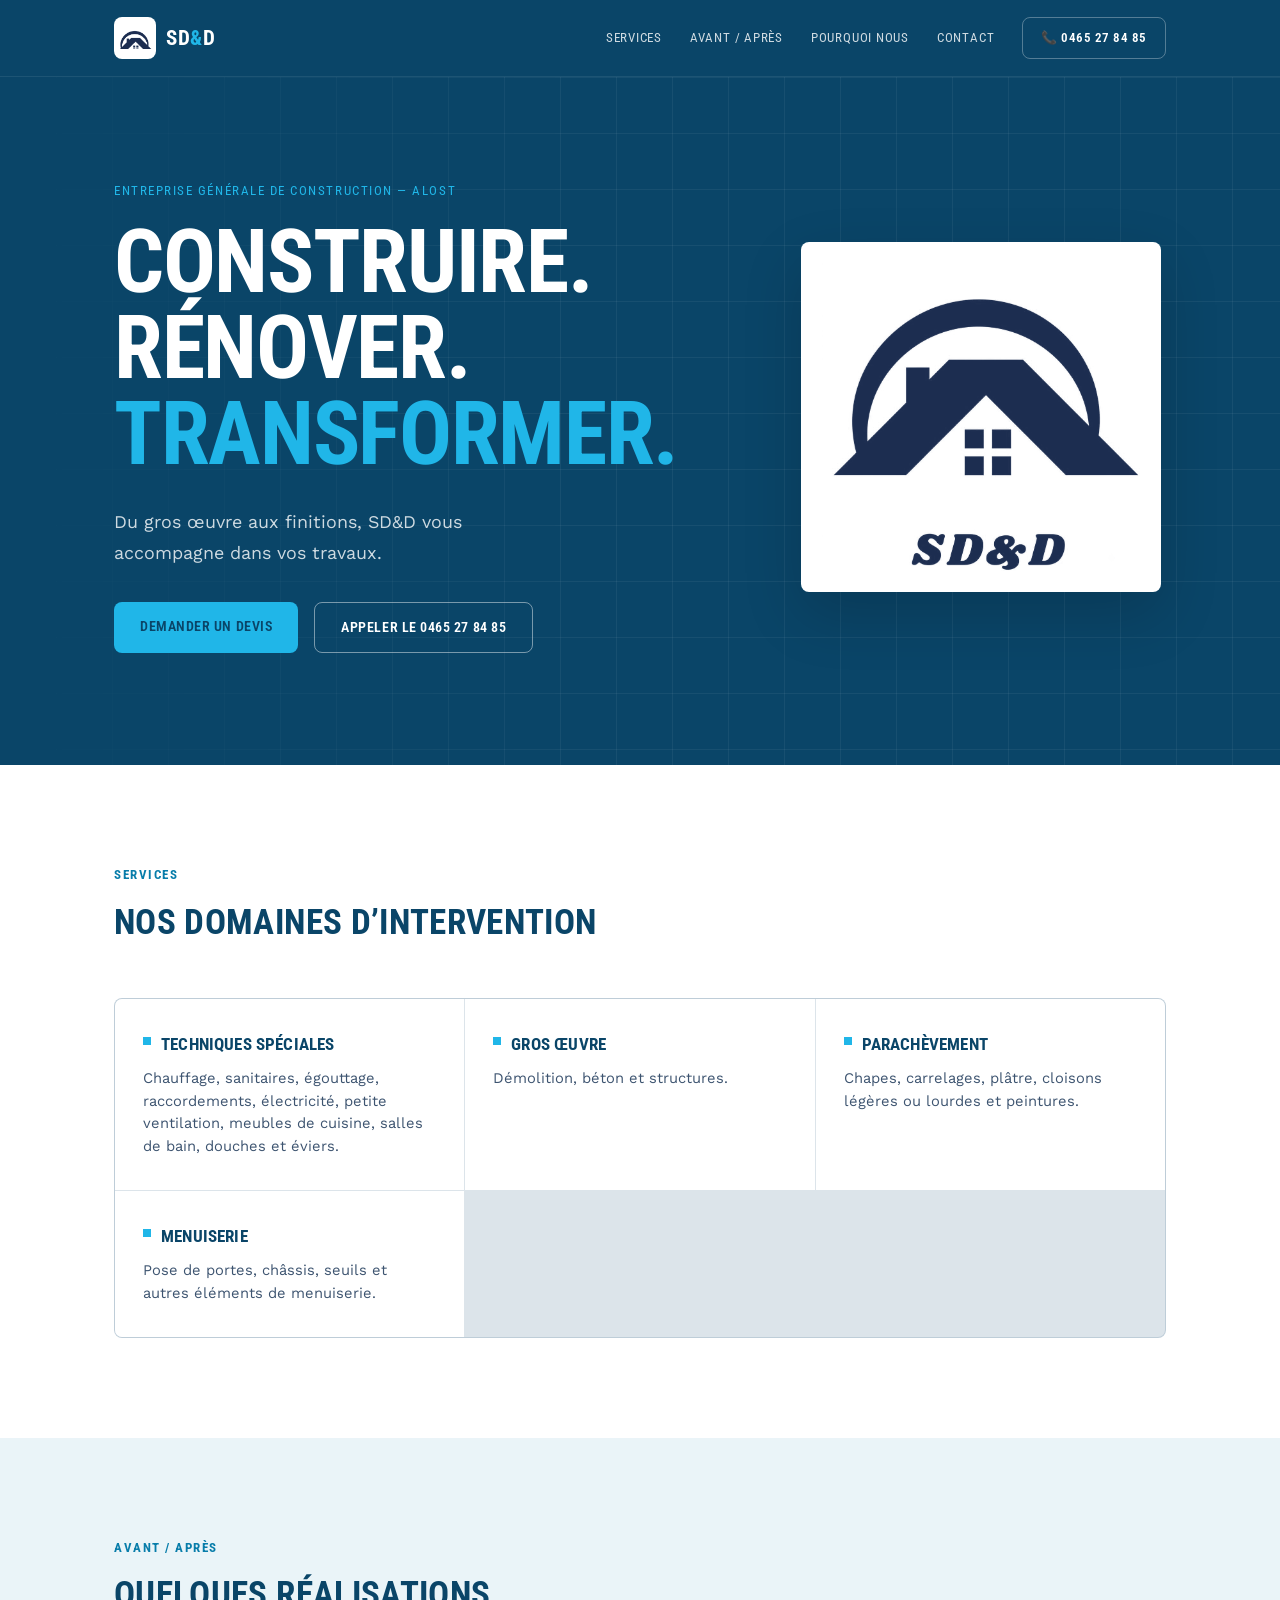
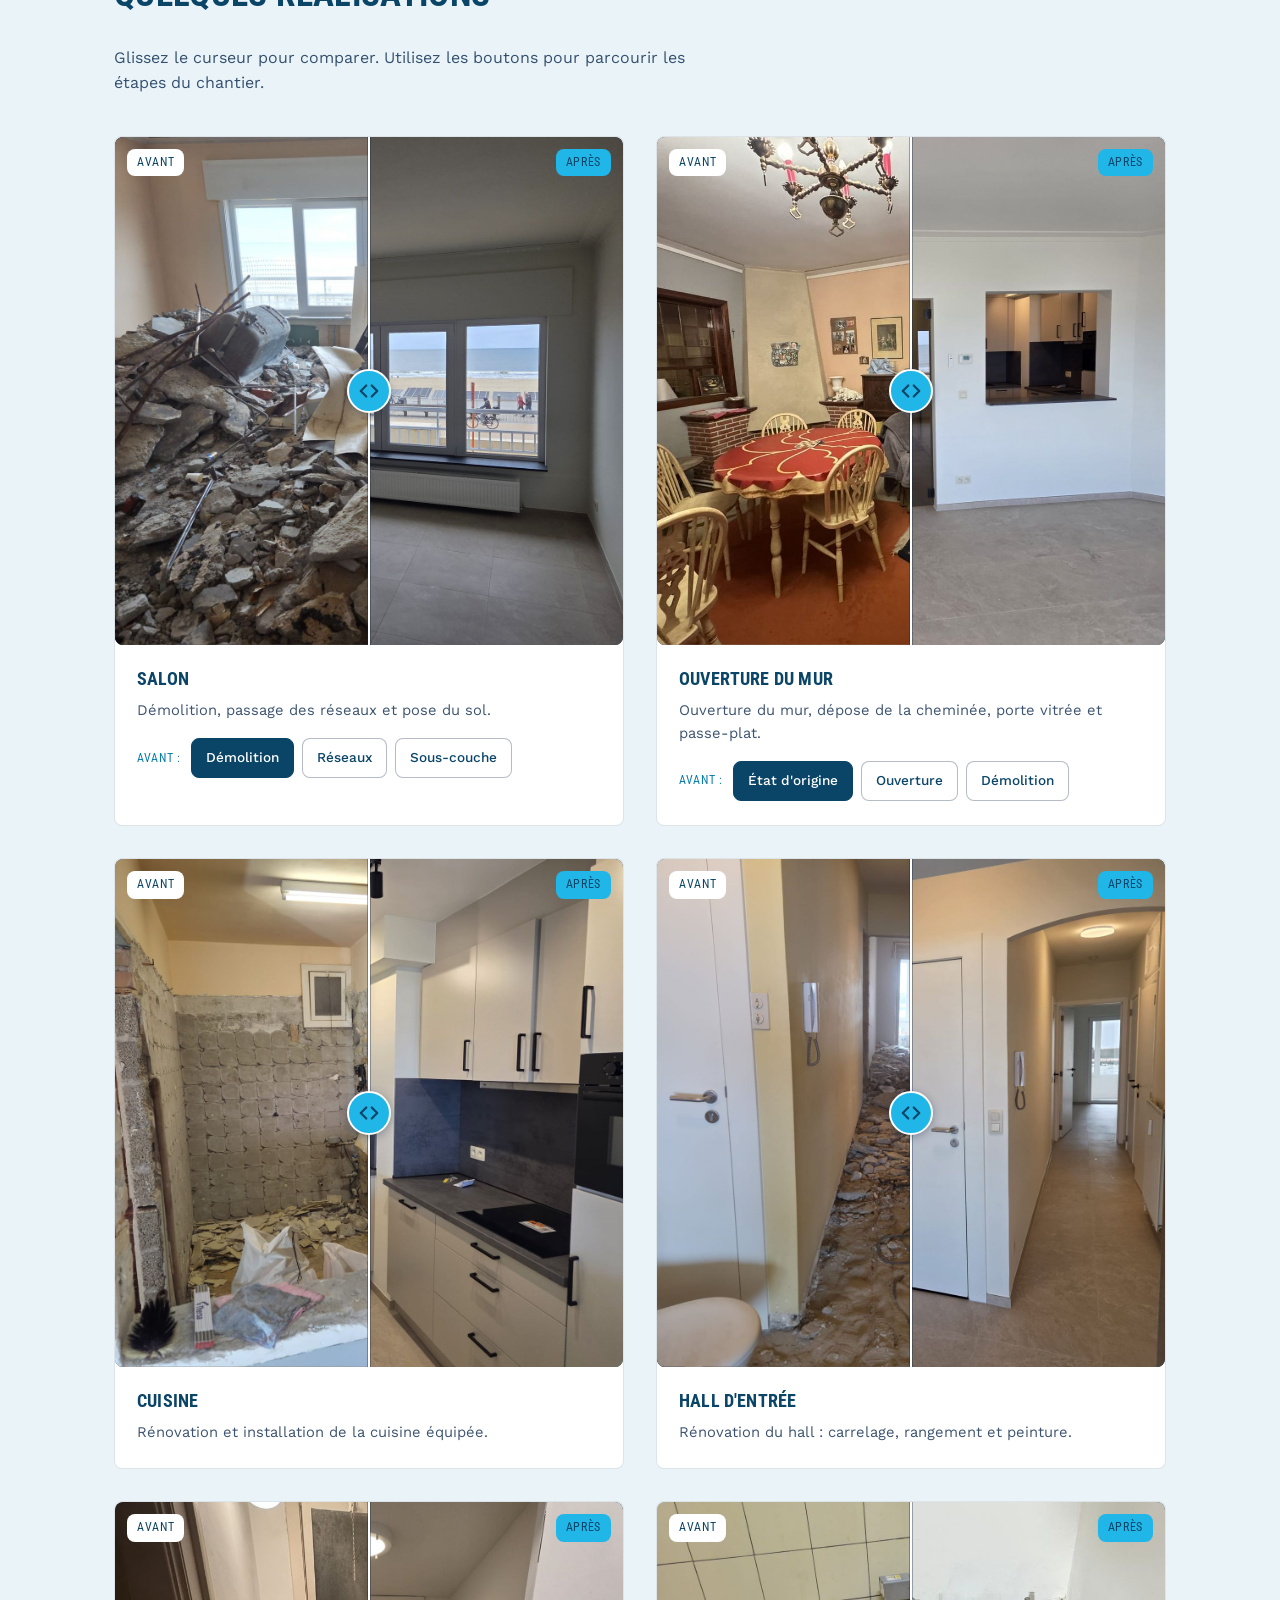
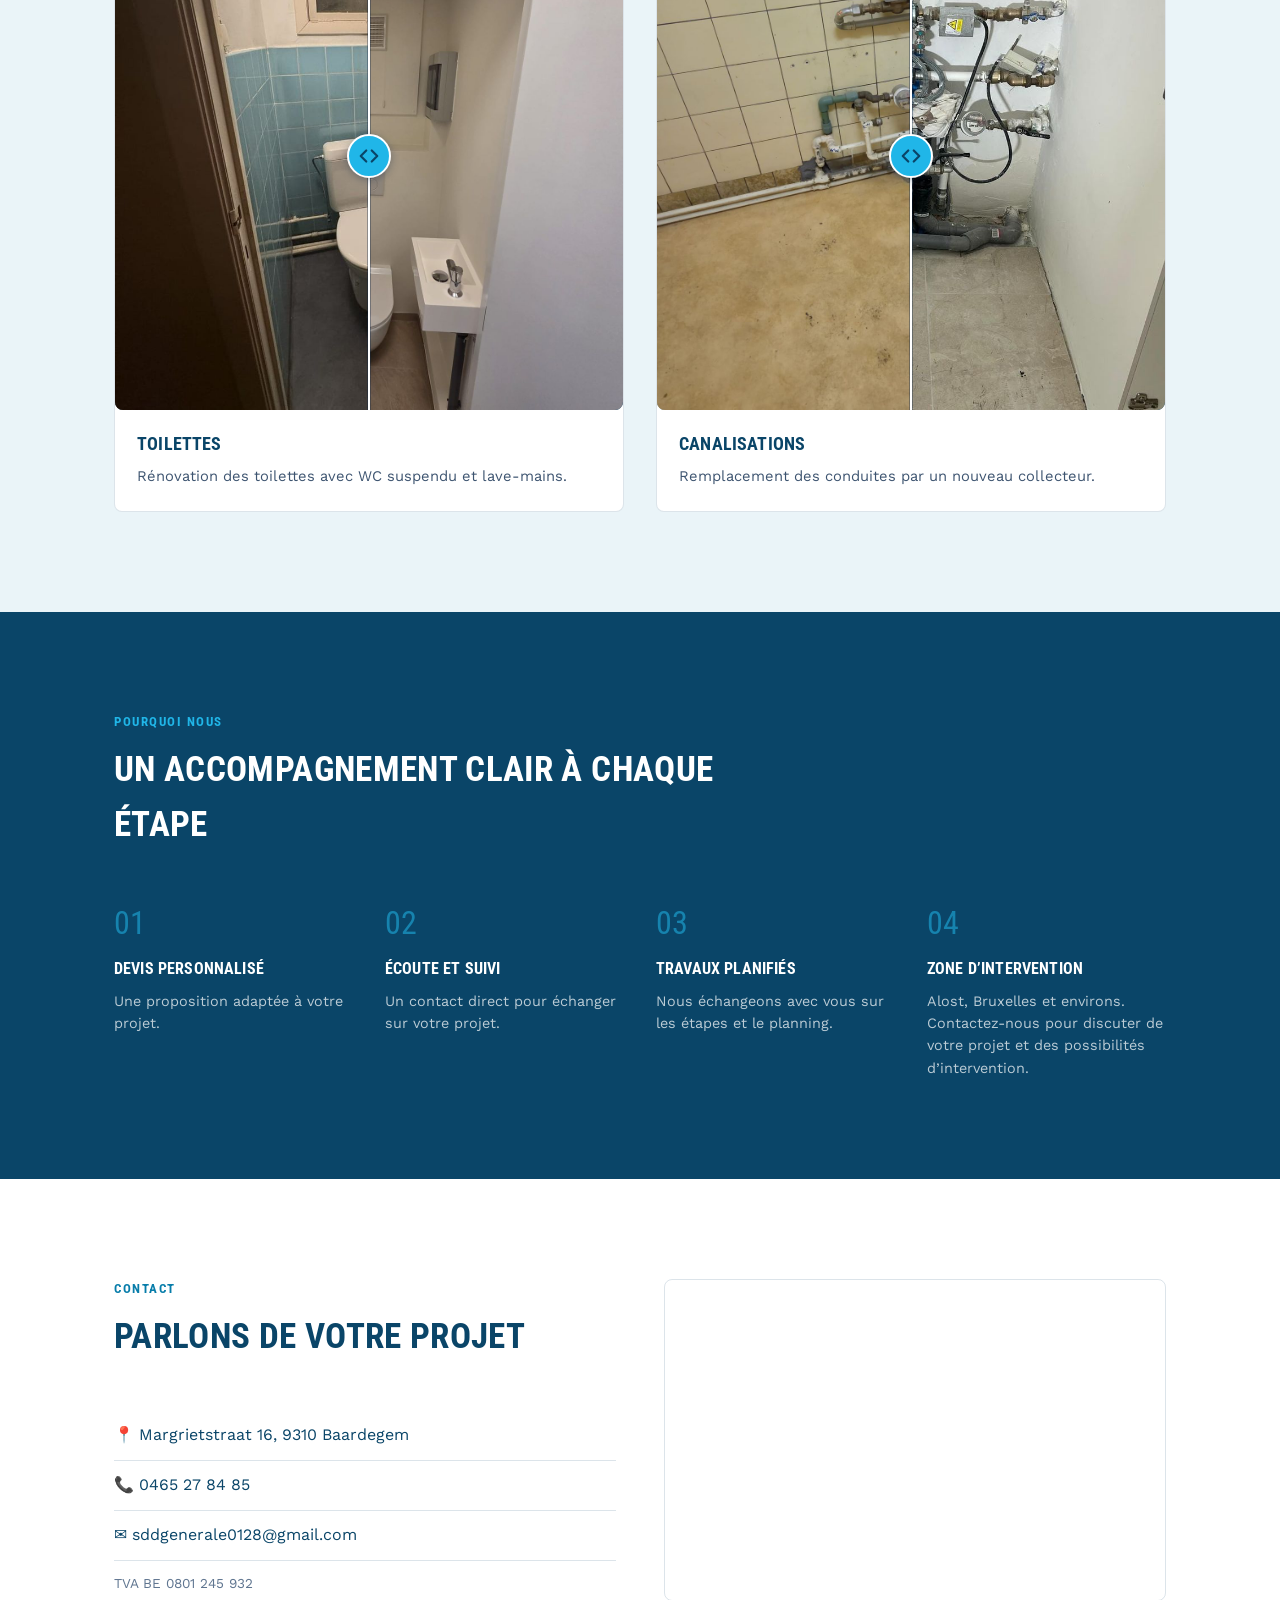
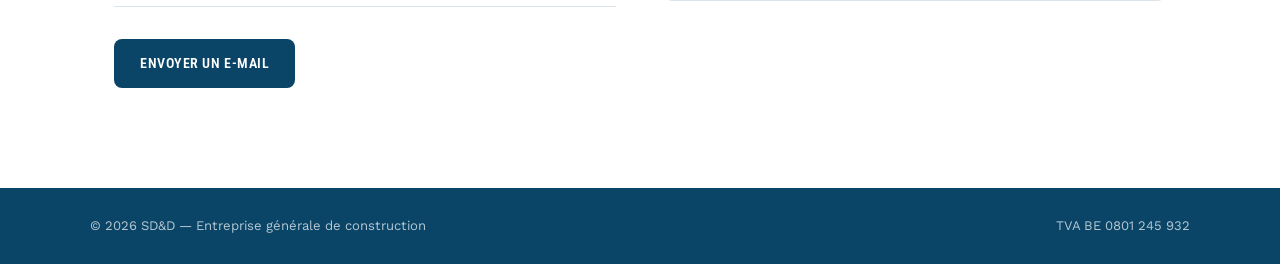
<file: index.html>
<!DOCTYPE html>
<html lang="fr">
<head>
<meta charset="UTF-8">
<meta name="viewport" content="width=device-width, initial-scale=1.0">
<title>SD&D — Entreprise générale de construction</title>
<meta name="description" content="SD&D réalise vos travaux à Alost, Bruxelles et dans les environs : techniques spéciales, gros œuvre, parachèvement et menuiserie.">
<meta name="theme-color" content="#0A4568">
<link rel="preconnect" href="https://fonts.googleapis.com">
<link rel="preconnect" href="https://fonts.gstatic.com" crossorigin>
<link href="https://fonts.googleapis.com/css2?family=Roboto+Condensed:wght@400;500;600;700&family=Work+Sans:wght@400;500;600&display=swap" rel="stylesheet">
<link rel="stylesheet" href="assets/css/style.css?v=rounded-corners-3">
<link rel="canonical" href="https://sdandd.github.io/sdd/">
<script type="application/ld+json">
{
  "@context": "https://schema.org",
  "@type": "GeneralContractor",
  "name": "SD&D",
  "description": "Entreprise générale de construction : techniques spéciales, gros œuvre, parachèvement et menuiserie.",
  "email": "sddgenerale0128@gmail.com",
  "telephone": "+32465278485",
  "vatID": "BE0801245932",
  "address": {
    "@type": "PostalAddress",
    "streetAddress": "Margrietstraat 16",
    "postalCode": "9310",
    "addressLocality": "Baardegem",
    "addressCountry": "BE"
  },
  "areaServed": "Alost, Bruxelles et environs",
  "url": "https://sdandd.github.io/sdd/"
}
</script>
</head>
<body>

<header class="site-header">
  <div class="wrap header-inner">
    <a href="#top" class="logo">
      <img class="logo-mark" src="assets/images/logo-sdd-mark.png" alt="" width="42" height="42">
      <span class="logo-text">SD<span class="amp">&amp;</span>D</span>
    </a>
    <nav class="main-nav" id="main-nav" aria-label="Navigation principale">
      <a href="#services">Services</a>
      <a href="#realisations">Avant / Après</a>
      <a href="#atouts">Pourquoi nous</a>
      <a href="#contact">Contact</a>
    </nav>
    <a href="tel:0465278485" class="btn btn-call header-call" aria-label="Appeler le 0465 27 84 85">
      <span aria-hidden="true">📞</span><span class="call-num"> 0465 27 84 85</span>
    </a>
    <button type="button" class="nav-toggle" aria-expanded="false" aria-controls="main-nav" aria-label="Ouvrir le menu">
      <span></span><span></span><span></span>
      <span class="nav-toggle-label">Menu</span>
    </button>
  </div>
</header>

<main id="top">

  <section class="hero">
    <div class="wrap hero-inner">
      <div class="hero-copy">
        <p class="eyebrow">Entreprise générale de construction <span>— Alost</span></p>
        <h1>Construire.<br>Rénover.<br><span>Transformer.</span></h1>
        <p class="hero-text">Du gros œuvre aux finitions, SD&amp;D vous accompagne dans vos travaux.</p>
        <div class="hero-actions">
          <a href="mailto:sddgenerale0128@gmail.com?subject=Demande%20de%20devis" class="btn btn-primary">Demander un devis</a>
          <a href="tel:0465278485" class="btn btn-ghost">Appeler le 0465 27 84 85</a>
        </div>
      </div>
      <div class="hero-brand" aria-hidden="true">
        <img src="assets/images/logo-sdd.png" alt="">
      </div>
    </div>
    <div class="blueprint-grid" aria-hidden="true"></div>
  </section>

  <section id="services" class="services">
    <div class="wrap">
      <h2 class="section-title"><span class="tag">Services</span>Nos domaines d’intervention</h2>
      <div class="service-grid">
        <article class="service-card">
          <h3>Techniques spéciales</h3>
          <p>Chauffage, sanitaires, égouttage, raccordements, électricité, petite ventilation, meubles de cuisine, salles de bain, douches et éviers.</p>
        </article>
        <article class="service-card">
          <h3>Gros œuvre</h3>
          <p>Démolition, béton et structures.</p>
        </article>
        <article class="service-card">
          <h3>Parachèvement</h3>
          <p>Chapes, carrelages, plâtre, cloisons légères ou lourdes et peintures.</p>
        </article>
        <article class="service-card">
          <h3>Menuiserie</h3>
          <p>Pose de portes, châssis, seuils et autres éléments de menuiserie.</p>
        </article>
      </div>
    </div>
  </section>

  <!-- ============================================================
       AVANT / APRÈS
       Pour ajouter un chantier : copier un bloc <article class="project">,
       changer les noms d'images (dossier assets/images/) et les textes.
       ============================================================ -->
  <section id="realisations" class="realisations">
    <div class="wrap">
      <h2 class="section-title"><span class="tag">Avant / Après</span>Quelques réalisations</h2>
      <p class="section-intro">Glissez le curseur pour comparer. Utilisez les boutons pour parcourir les étapes du chantier.</p>

      <div class="project-grid">

        <!-- 1. SALON : 3 états avant + résultat -->
        <article class="project">
          <div class="ba" data-ba>
            <img class="ba-img" src="assets/images/salon-ap.jpg" loading="lazy" alt="Salon terminé : carrelage clair, murs blancs et grande baie vitrée avec vue sur la mer">
            <div class="ba-before">
              <img class="ba-img is-active" src="assets/images/salon-av3.jpg" loading="lazy" alt="Salon en démolition : gravats et anciennes menuiseries entassés devant la fenêtre">
              <img class="ba-img" src="assets/images/salon-av2.jpg" loading="lazy" alt="Sol du salon dégagé, avec tuyaux d'eau et gaines électriques posés à même la dalle">
              <img class="ba-img" src="assets/images/salon-av1.jpg" loading="lazy" alt="Sol du salon recouvert d'une sous-couche acoustique verte">
            </div>
            <span class="ba-badge ba-badge-before">Avant</span>
            <span class="ba-badge ba-badge-after">Après</span>
            <div class="ba-handle" role="slider" tabindex="0" aria-label="Curseur avant / après" aria-valuemin="0" aria-valuemax="100" aria-valuenow="50">
              <span class="ba-knob"><svg viewBox="0 0 24 24" width="22" height="22" aria-hidden="true"><path d="M9 6l-6 6 6 6M15 6l6 6-6 6" fill="none" stroke="currentColor" stroke-width="2.4" stroke-linecap="round" stroke-linejoin="round"/></svg></span>
            </div>
          </div>
          <div class="project-body">
            <h3>Salon</h3>
            <p>Démolition, passage des réseaux et pose du sol.</p>
            <div class="stages" role="group" aria-label="Choisir l'état de départ du salon">
              <span class="stages-label">Avant :</span>
              <button type="button" class="stage-btn is-active" aria-pressed="true">Démolition</button>
              <button type="button" class="stage-btn" aria-pressed="false">Réseaux</button>
              <button type="button" class="stage-btn" aria-pressed="false">Sous-couche</button>
            </div>
          </div>
        </article>

        <!-- 2. MUR / OUVERTURE : 3 états avant + résultat -->
        <article class="project">
          <div class="ba" data-ba>
            <img class="ba-img" src="assets/images/mur-ap.jpg" loading="lazy" alt="Séjour terminé avec une double porte vitrée fumée vers l'entrée et un passe-plat sur la cuisine">
            <div class="ba-before">
              <img class="ba-img is-active" src="assets/images/mur-av3.jpg" loading="lazy" alt="Ancien salon meublé, avec cheminée en briques et fenêtre vitrée vers la cuisine">
              <img class="ba-img" src="assets/images/mur-av2.jpg" loading="lazy" alt="Mur du salon ouvert vers le couloir, ancien carrelage en damier en cours de dépose">
              <img class="ba-img" src="assets/images/mur-av1.jpg" loading="lazy" alt="Cheminée en briques démolie, tas de gravats dans l'angle et ouvertures percées dans le mur">
            </div>
            <span class="ba-badge ba-badge-before">Avant</span>
            <span class="ba-badge ba-badge-after">Après</span>
            <div class="ba-handle" role="slider" tabindex="0" aria-label="Curseur avant / après" aria-valuemin="0" aria-valuemax="100" aria-valuenow="50">
              <span class="ba-knob"><svg viewBox="0 0 24 24" width="22" height="22" aria-hidden="true"><path d="M9 6l-6 6 6 6M15 6l6 6-6 6" fill="none" stroke="currentColor" stroke-width="2.4" stroke-linecap="round" stroke-linejoin="round"/></svg></span>
            </div>
          </div>
          <div class="project-body">
            <h3>Ouverture du mur</h3>
            <p>Ouverture du mur, dépose de la cheminée, porte vitrée et passe-plat.</p>
            <div class="stages" role="group" aria-label="Choisir l'état de départ du mur">
              <span class="stages-label">Avant :</span>
              <button type="button" class="stage-btn is-active" aria-pressed="true">État d'origine</button>
              <button type="button" class="stage-btn" aria-pressed="false">Ouverture</button>
              <button type="button" class="stage-btn" aria-pressed="false">Démolition</button>
            </div>
          </div>
        </article>

        <!-- 3. CUISINE -->
        <article class="project">
          <div class="ba" data-ba>
            <img class="ba-img" src="assets/images/cuisine-ap.jpg" loading="lazy" alt="Cuisine équipée neuve : meubles blancs, plan de travail et crédence gris anthracite, poignées noires, spots sur rail">
            <div class="ba-before">
              <img class="ba-img is-active" src="assets/images/cuisine-av1.jpg" loading="lazy" alt="Cuisine dépouillée : murs décarrelés, briques apparentes et gravats au sol">
            </div>
            <span class="ba-badge ba-badge-before">Avant</span>
            <span class="ba-badge ba-badge-after">Après</span>
            <div class="ba-handle" role="slider" tabindex="0" aria-label="Curseur avant / après" aria-valuemin="0" aria-valuemax="100" aria-valuenow="50">
              <span class="ba-knob"><svg viewBox="0 0 24 24" width="22" height="22" aria-hidden="true"><path d="M9 6l-6 6 6 6M15 6l6 6-6 6" fill="none" stroke="currentColor" stroke-width="2.4" stroke-linecap="round" stroke-linejoin="round"/></svg></span>
            </div>
          </div>
          <div class="project-body">
            <h3>Cuisine</h3>
            <p>Rénovation et installation de la cuisine équipée.</p>
          </div>
        </article>

        <!-- 4. HALL -->
        <article class="project">
          <div class="ba" data-ba>
            <img class="ba-img" src="assets/images/hall-ap.jpg" loading="lazy" alt="Hall d'entrée terminé : porte blanche, grand placard en chêne clair et couloir carrelé">
            <div class="ba-before">
              <img class="ba-img is-active" src="assets/images/hall-av1.jpg" loading="lazy" alt="Couloir d'entrée en chantier : sol démoli et gravats jusqu'à la fenêtre du fond">
            </div>
            <span class="ba-badge ba-badge-before">Avant</span>
            <span class="ba-badge ba-badge-after">Après</span>
            <div class="ba-handle" role="slider" tabindex="0" aria-label="Curseur avant / après" aria-valuemin="0" aria-valuemax="100" aria-valuenow="50">
              <span class="ba-knob"><svg viewBox="0 0 24 24" width="22" height="22" aria-hidden="true"><path d="M9 6l-6 6 6 6M15 6l6 6-6 6" fill="none" stroke="currentColor" stroke-width="2.4" stroke-linecap="round" stroke-linejoin="round"/></svg></span>
            </div>
          </div>
          <div class="project-body">
            <h3>Hall d'entrée</h3>
            <p>Rénovation du hall : carrelage, rangement et peinture.</p>
          </div>
        </article>

        <!-- 5. TOILETTES -->
        <article class="project">
          <div class="ba" data-ba>
            <img class="ba-img" src="assets/images/toilettes-ap.jpg" loading="lazy" alt="Toilettes neuves : WC suspendu, petit lave-mains blanc et murs blancs">
            <div class="ba-before">
              <img class="ba-img is-active" src="assets/images/toilettes-av1.jpg" loading="lazy" alt="Anciennes toilettes carrelées en bleu, avec cuvette et réservoir apparent" style="object-position: center 65%">
            </div>
            <span class="ba-badge ba-badge-before">Avant</span>
            <span class="ba-badge ba-badge-after">Après</span>
            <div class="ba-handle" role="slider" tabindex="0" aria-label="Curseur avant / après" aria-valuemin="0" aria-valuemax="100" aria-valuenow="50">
              <span class="ba-knob"><svg viewBox="0 0 24 24" width="22" height="22" aria-hidden="true"><path d="M9 6l-6 6 6 6M15 6l6 6-6 6" fill="none" stroke="currentColor" stroke-width="2.4" stroke-linecap="round" stroke-linejoin="round"/></svg></span>
            </div>
          </div>
          <div class="project-body">
            <h3>Toilettes</h3>
            <p>Rénovation des toilettes avec WC suspendu et lave-mains.</p>
          </div>
        </article>

        <!-- 6. CANALISATIONS -->
        <article class="project">
          <div class="ba" data-ba>
            <img class="ba-img" src="assets/images/canalisations-ap.jpg" loading="lazy" alt="Nouveau collecteur de distribution d'eau : tubes rouges et bleus gainés, vannes et compteur" style="object-position: center 40%">
            <div class="ba-before">
              <img class="ba-img is-active" src="assets/images/canalisations-av1.jpg" loading="lazy" alt="Anciennes canalisations blanches apparentes le long des murs carrelés, avec compteur d'eau">
            </div>
            <span class="ba-badge ba-badge-before">Avant</span>
            <span class="ba-badge ba-badge-after">Après</span>
            <div class="ba-handle" role="slider" tabindex="0" aria-label="Curseur avant / après" aria-valuemin="0" aria-valuemax="100" aria-valuenow="50">
              <span class="ba-knob"><svg viewBox="0 0 24 24" width="22" height="22" aria-hidden="true"><path d="M9 6l-6 6 6 6M15 6l6 6-6 6" fill="none" stroke="currentColor" stroke-width="2.4" stroke-linecap="round" stroke-linejoin="round"/></svg></span>
            </div>
          </div>
          <div class="project-body">
            <h3>Canalisations</h3>
            <p>Remplacement des conduites par un nouveau collecteur.</p>
          </div>
        </article>

      </div>
    </div>
  </section>

  <section id="atouts" class="atouts">
    <div class="wrap atouts-inner">
      <h2 class="section-title light"><span class="tag tag-light">Pourquoi nous</span>Un accompagnement clair à chaque étape</h2>
      <div class="atouts-grid">
        <div class="atout"><span class="atout-num">01</span><h3>Devis personnalisé</h3><p>Une proposition adaptée à votre projet.</p></div>
        <div class="atout"><span class="atout-num">02</span><h3>Écoute et suivi</h3><p>Un contact direct pour échanger sur votre projet.</p></div>
        <div class="atout"><span class="atout-num">03</span><h3>Travaux planifiés</h3><p>Nous échangeons avec vous sur les étapes et le planning.</p></div>
        <div class="atout"><span class="atout-num">04</span><h3>Zone d’intervention</h3><p>Alost, Bruxelles et environs. Contactez-nous pour discuter de votre projet et des possibilités d’intervention.</p></div>
      </div>
    </div>
  </section>

  <section id="contact" class="contact">
    <div class="wrap contact-inner">
      <div class="contact-info">
        <h2 class="section-title"><span class="tag">Contact</span>Parlons de votre projet</h2>
        <ul class="contact-list">
          <li>📍 Margrietstraat 16, 9310 Baardegem</li>
          <li>📞 <a href="tel:0465278485">0465 27 84 85</a></li>
          <li>✉️ <a href="mailto:sddgenerale0128@gmail.com">sddgenerale0128@gmail.com</a></li>
          <li class="tva">TVA BE 0801 245 932</li>
        </ul>
        <a href="mailto:sddgenerale0128@gmail.com?subject=Demande%20de%20devis" class="btn btn-primary">Envoyer un e-mail</a>
      </div>
      <div class="contact-map">
        <iframe
          title="Localisation SD&D, Margrietstraat 16, 9310 Baardegem"
          src="https://www.google.com/maps?q=Margrietstraat+16,+9310+Baardegem&output=embed"
          loading="lazy"
          referrerpolicy="no-referrer-when-downgrade">
        </iframe>
      </div>
    </div>
  </section>

</main>

<footer class="site-footer">
  <div class="wrap footer-inner">
    <span>© <span id="year"></span> SD&amp;D — Entreprise générale de construction</span>
    <span>TVA BE 0801 245 932</span>
  </div>
</footer>

<script src="assets/js/script.js"></script>
</body>
</html>
</file>
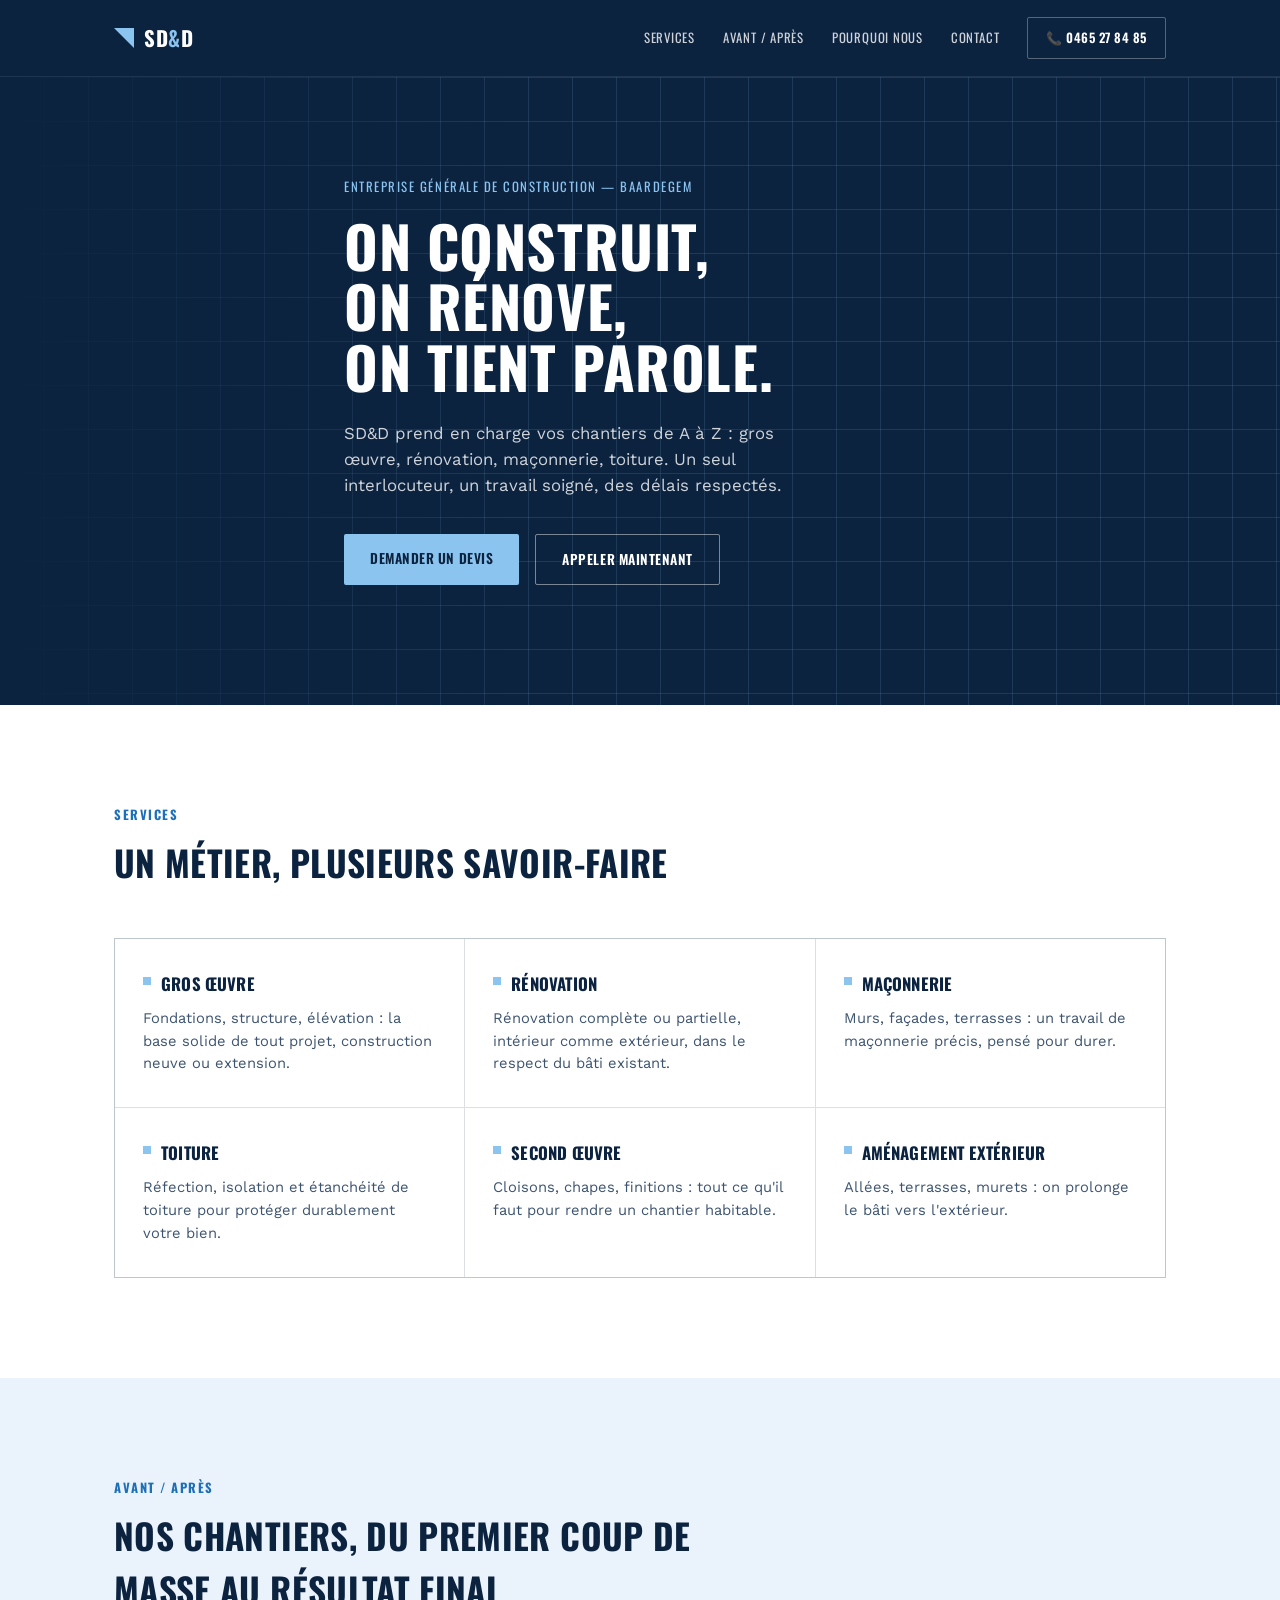
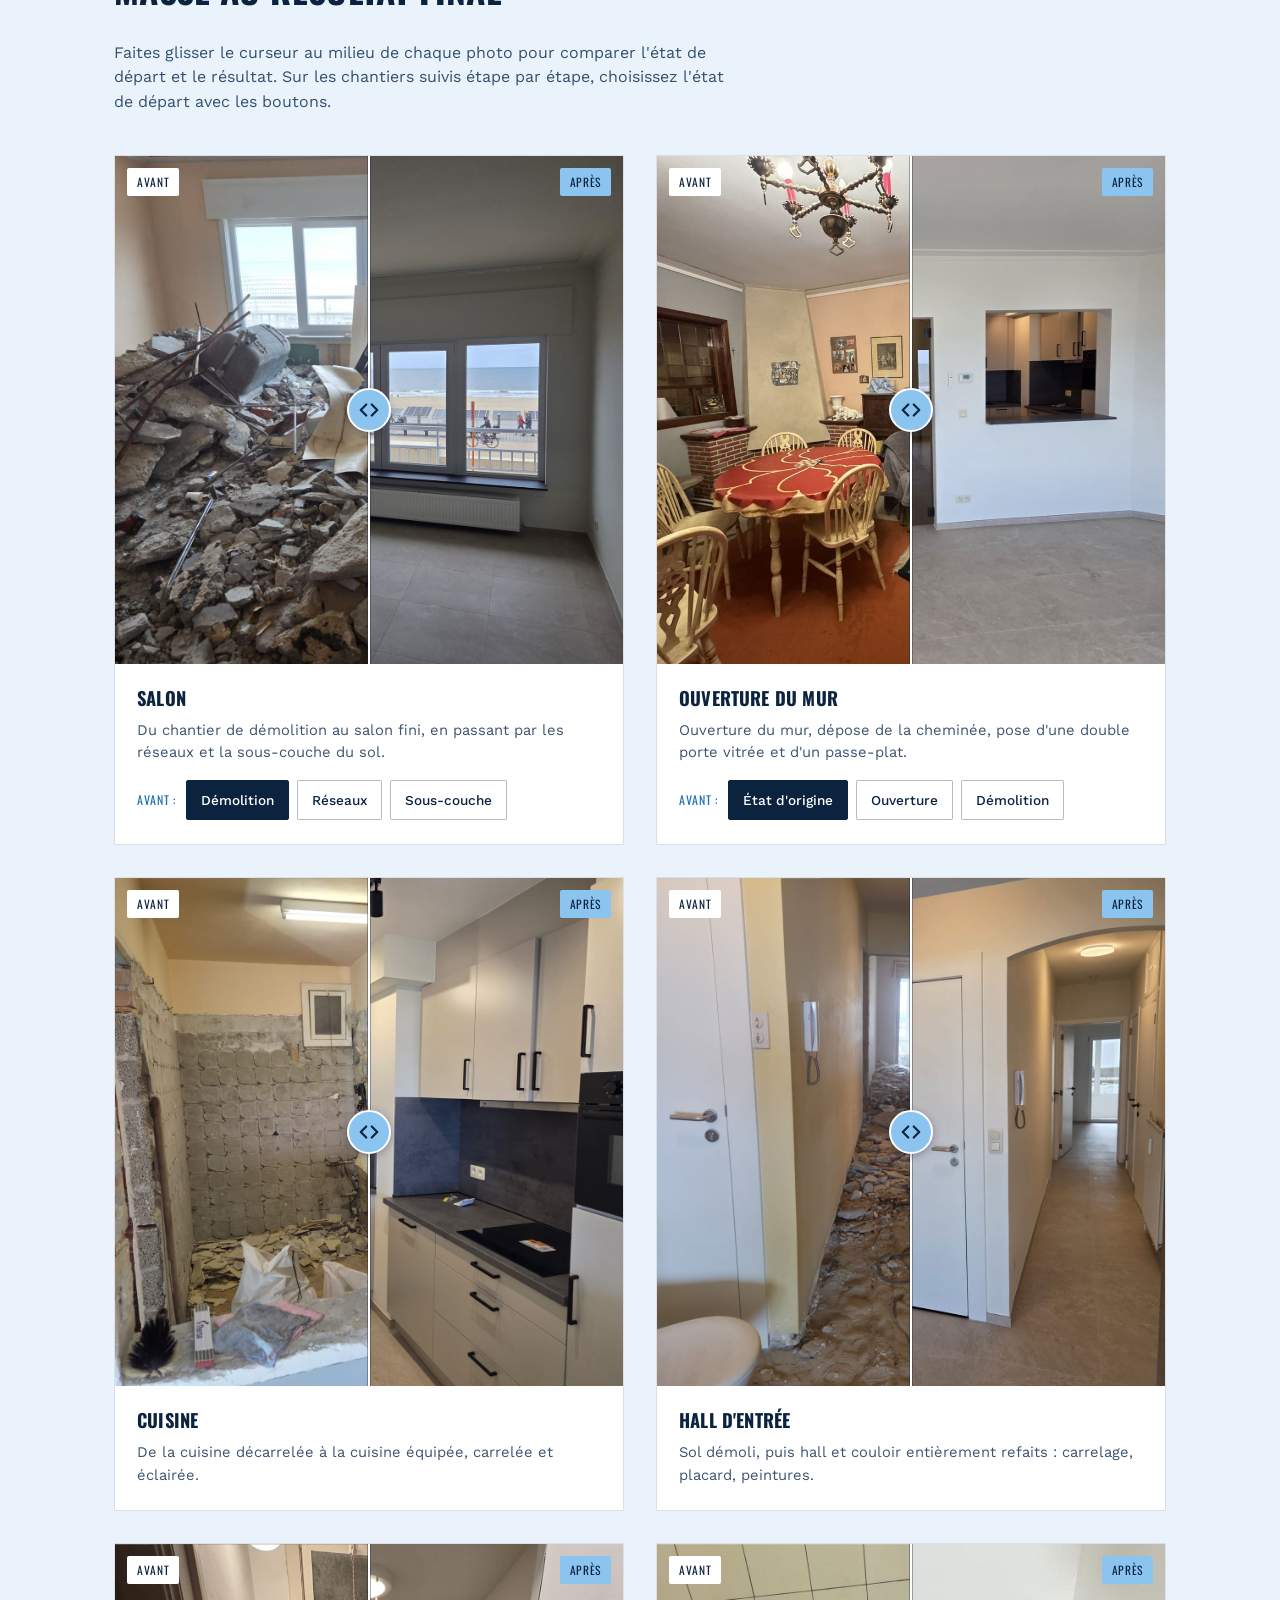
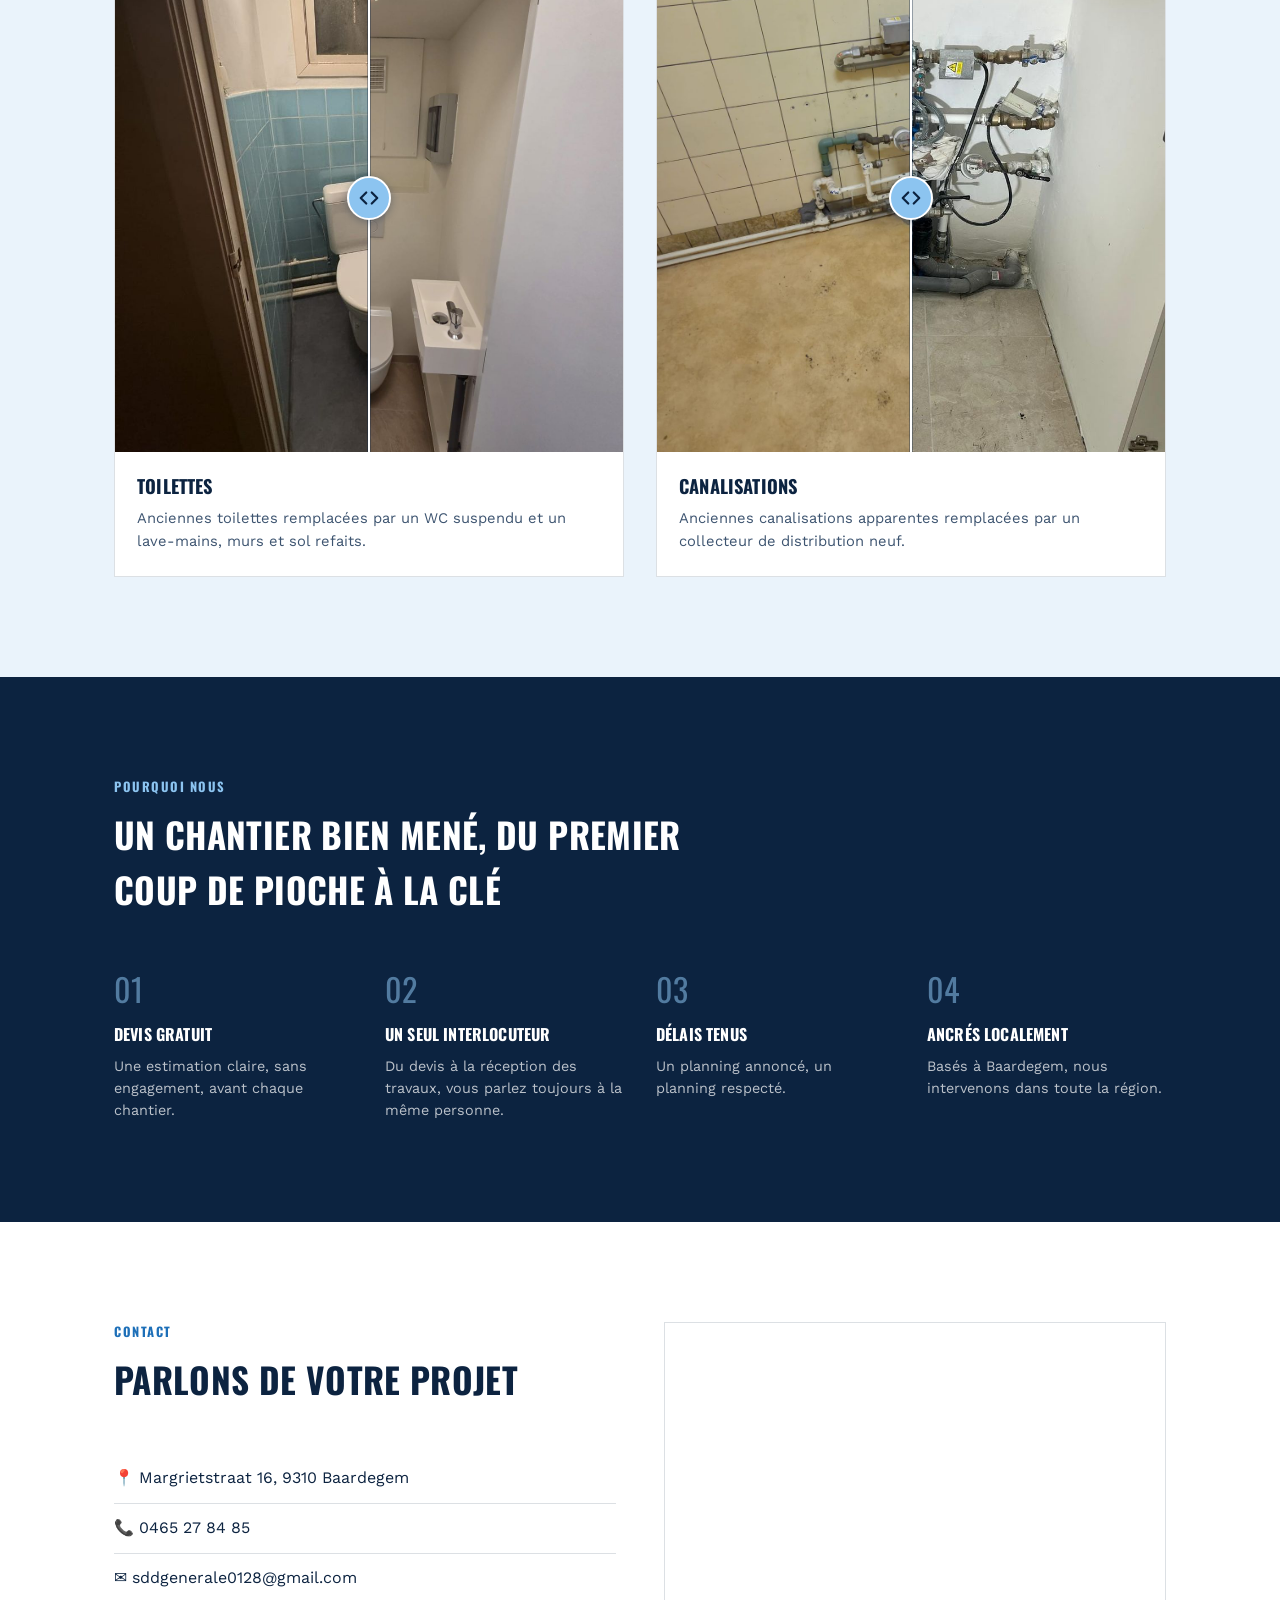
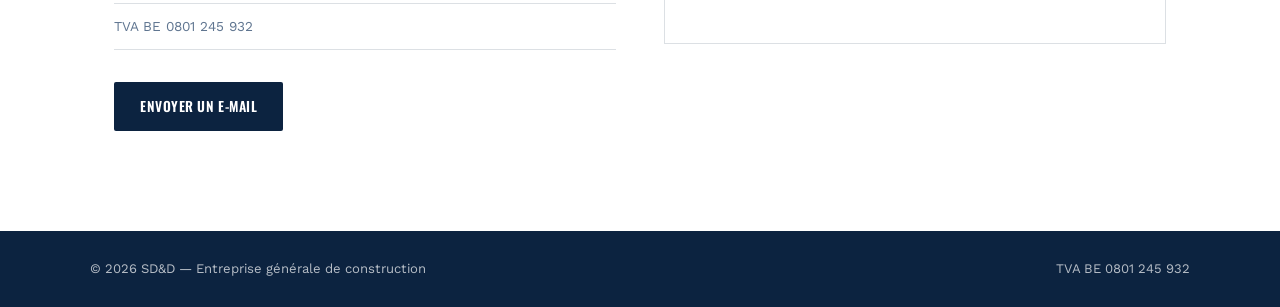
<file: index (2).html>
<!DOCTYPE html>
<html lang="fr">
<head>
<meta charset="UTF-8">
<meta name="viewport" content="width=device-width, initial-scale=1.0">
<title>SD&D — Entreprise générale de construction</title>
<meta name="description" content="SD&D, entreprise générale de construction à Baardegem : gros œuvre, rénovation, maçonnerie, toiture. Photos avant/après de nos chantiers. Devis gratuit.">
<meta name="theme-color" content="#0C2340">
<link rel="preconnect" href="https://fonts.googleapis.com">
<link rel="preconnect" href="https://fonts.gstatic.com" crossorigin>
<link href="https://fonts.googleapis.com/css2?family=Oswald:wght@500;600;700&family=Work+Sans:wght@400;500;600&display=swap" rel="stylesheet">
<link rel="stylesheet" href="style.css">
<link rel="canonical" href="https://sdandd.github.io/sdd/">
<script type="application/ld+json">
{
  "@context": "https://schema.org",
  "@type": "GeneralContractor",
  "name": "SD&D",
  "description": "Entreprise générale de construction : gros œuvre, rénovation, maçonnerie, toiture.",
  "email": "sddgenerale0128@gmail.com",
  "telephone": "+32465278485",
  "vatID": "BE0801245932",
  "address": {
    "@type": "PostalAddress",
    "streetAddress": "Margrietstraat 16",
    "postalCode": "9310",
    "addressLocality": "Baardegem",
    "addressCountry": "BE"
  },
  "areaServed": "Baardegem, Alost, région",
  "url": "https://sdandd.github.io/sdd/"
}
</script>
</head>
<body>

<header class="site-header">
  <div class="wrap header-inner">
    <a href="#top" class="logo">
      <span class="logo-mark" aria-hidden="true"></span>
      <span class="logo-text">SD<span class="amp">&amp;</span>D</span>
    </a>
    <nav class="main-nav" id="main-nav" aria-label="Navigation principale">
      <a href="#services">Services</a>
      <a href="#realisations">Avant / Après</a>
      <a href="#atouts">Pourquoi nous</a>
      <a href="#contact">Contact</a>
    </nav>
    <a href="tel:0465278485" class="btn btn-call header-call" aria-label="Appeler le 0465 27 84 85">
      <span aria-hidden="true">📞</span><span class="call-num"> 0465 27 84 85</span>
    </a>
    <button type="button" class="nav-toggle" aria-expanded="false" aria-controls="main-nav" aria-label="Ouvrir le menu">
      <span></span><span></span><span></span>
    </button>
  </div>
</header>

<main id="top">

  <section class="hero">
    <div class="wrap hero-inner">
      <p class="eyebrow">Entreprise générale de construction — Baardegem</p>
      <h1>On construit,<br>on rénove,<br>on tient parole.</h1>
      <p class="hero-text">SD&amp;D prend en charge vos chantiers de A à Z : gros œuvre, rénovation, maçonnerie, toiture. Un seul interlocuteur, un travail soigné, des délais respectés.</p>
      <div class="hero-actions">
        <a href="mailto:sddgenerale0128@gmail.com?subject=Demande%20de%20devis" class="btn btn-primary">Demander un devis</a>
        <a href="tel:0465278485" class="btn btn-ghost">Appeler maintenant</a>
      </div>
    </div>
    <div class="blueprint-grid" aria-hidden="true"></div>
  </section>

  <section id="services" class="services">
    <div class="wrap">
      <h2 class="section-title"><span class="tag">Services</span>Un métier, plusieurs savoir-faire</h2>
      <div class="service-grid">
        <article class="service-card">
          <h3>Gros œuvre</h3>
          <p>Fondations, structure, élévation : la base solide de tout projet, construction neuve ou extension.</p>
        </article>
        <article class="service-card">
          <h3>Rénovation</h3>
          <p>Rénovation complète ou partielle, intérieur comme extérieur, dans le respect du bâti existant.</p>
        </article>
        <article class="service-card">
          <h3>Maçonnerie</h3>
          <p>Murs, façades, terrasses : un travail de maçonnerie précis, pensé pour durer.</p>
        </article>
        <article class="service-card">
          <h3>Toiture</h3>
          <p>Réfection, isolation et étanchéité de toiture pour protéger durablement votre bien.</p>
        </article>
        <article class="service-card">
          <h3>Second œuvre</h3>
          <p>Cloisons, chapes, finitions : tout ce qu'il faut pour rendre un chantier habitable.</p>
        </article>
        <article class="service-card">
          <h3>Aménagement extérieur</h3>
          <p>Allées, terrasses, murets : on prolonge le bâti vers l'extérieur.</p>
        </article>
      </div>
    </div>
  </section>

  <!-- ============================================================
       AVANT / APRÈS
       Pour ajouter un chantier : copier un bloc <article class="project">,
       changer les noms d'images (dossier images/) et les textes.
       ============================================================ -->
  <section id="realisations" class="realisations">
    <div class="wrap">
      <h2 class="section-title"><span class="tag">Avant / Après</span>Nos chantiers, du premier coup de masse au résultat final</h2>
      <p class="section-intro">Faites glisser le curseur au milieu de chaque photo pour comparer l'état de départ et le résultat. Sur les chantiers suivis étape par étape, choisissez l'état de départ avec les boutons.</p>

      <div class="project-grid">

        <!-- 1. SALON : 3 états avant + résultat -->
        <article class="project">
          <div class="ba" data-ba>
            <img class="ba-img" src="salon-ap.jpg" loading="lazy" alt="Salon terminé : carrelage clair, murs blancs et grande baie vitrée avec vue sur la mer">
            <div class="ba-before">
              <img class="ba-img is-active" src="salon-av3.jpg" loading="lazy" alt="Salon en démolition : gravats et anciennes menuiseries entassés devant la fenêtre">
              <img class="ba-img" src="salon-av2.jpg" loading="lazy" alt="Sol du salon dégagé, avec tuyaux d'eau et gaines électriques posés à même la dalle">
              <img class="ba-img" src="salon-av1.jpg" loading="lazy" alt="Sol du salon recouvert d'une sous-couche acoustique verte">
            </div>
            <span class="ba-badge ba-badge-before">Avant</span>
            <span class="ba-badge ba-badge-after">Après</span>
            <div class="ba-handle" role="slider" tabindex="0" aria-label="Curseur avant / après" aria-valuemin="0" aria-valuemax="100" aria-valuenow="50">
              <span class="ba-knob"><svg viewBox="0 0 24 24" width="22" height="22" aria-hidden="true"><path d="M9 6l-6 6 6 6M15 6l6 6-6 6" fill="none" stroke="currentColor" stroke-width="2.4" stroke-linecap="round" stroke-linejoin="round"/></svg></span>
            </div>
          </div>
          <div class="project-body">
            <h3>Salon</h3>
            <p>Du chantier de démolition au salon fini, en passant par les réseaux et la sous-couche du sol.</p>
            <div class="stages" role="group" aria-label="Choisir l'état de départ du salon">
              <span class="stages-label">Avant :</span>
              <button type="button" class="stage-btn is-active" aria-pressed="true">Démolition</button>
              <button type="button" class="stage-btn" aria-pressed="false">Réseaux</button>
              <button type="button" class="stage-btn" aria-pressed="false">Sous-couche</button>
            </div>
          </div>
        </article>

        <!-- 2. MUR / OUVERTURE : 3 états avant + résultat -->
        <article class="project">
          <div class="ba" data-ba>
            <img class="ba-img" src="mur-ap.jpg" loading="lazy" alt="Séjour terminé avec une double porte vitrée fumée vers l'entrée et un passe-plat sur la cuisine">
            <div class="ba-before">
              <img class="ba-img is-active" src="mur-av3.jpg" loading="lazy" alt="Ancien salon meublé, avec cheminée en briques et fenêtre vitrée vers la cuisine">
              <img class="ba-img" src="mur-av2.jpg" loading="lazy" alt="Mur du salon ouvert vers le couloir, ancien carrelage en damier en cours de dépose">
              <img class="ba-img" src="mur-av1.jpg" loading="lazy" alt="Cheminée en briques démolie, tas de gravats dans l'angle et ouvertures percées dans le mur">
            </div>
            <span class="ba-badge ba-badge-before">Avant</span>
            <span class="ba-badge ba-badge-after">Après</span>
            <div class="ba-handle" role="slider" tabindex="0" aria-label="Curseur avant / après" aria-valuemin="0" aria-valuemax="100" aria-valuenow="50">
              <span class="ba-knob"><svg viewBox="0 0 24 24" width="22" height="22" aria-hidden="true"><path d="M9 6l-6 6 6 6M15 6l6 6-6 6" fill="none" stroke="currentColor" stroke-width="2.4" stroke-linecap="round" stroke-linejoin="round"/></svg></span>
            </div>
          </div>
          <div class="project-body">
            <h3>Ouverture du mur</h3>
            <p>Ouverture du mur, dépose de la cheminée, pose d'une double porte vitrée et d'un passe-plat.</p>
            <div class="stages" role="group" aria-label="Choisir l'état de départ du mur">
              <span class="stages-label">Avant :</span>
              <button type="button" class="stage-btn is-active" aria-pressed="true">État d'origine</button>
              <button type="button" class="stage-btn" aria-pressed="false">Ouverture</button>
              <button type="button" class="stage-btn" aria-pressed="false">Démolition</button>
            </div>
          </div>
        </article>

        <!-- 3. CUISINE -->
        <article class="project">
          <div class="ba" data-ba>
            <img class="ba-img" src="cuisine-ap.jpg" loading="lazy" alt="Cuisine équipée neuve : meubles blancs, plan de travail et crédence gris anthracite, poignées noires, spots sur rail">
            <div class="ba-before">
              <img class="ba-img is-active" src="cuisine-av1.jpg" loading="lazy" alt="Cuisine dépouillée : murs décarrelés, briques apparentes et gravats au sol">
            </div>
            <span class="ba-badge ba-badge-before">Avant</span>
            <span class="ba-badge ba-badge-after">Après</span>
            <div class="ba-handle" role="slider" tabindex="0" aria-label="Curseur avant / après" aria-valuemin="0" aria-valuemax="100" aria-valuenow="50">
              <span class="ba-knob"><svg viewBox="0 0 24 24" width="22" height="22" aria-hidden="true"><path d="M9 6l-6 6 6 6M15 6l6 6-6 6" fill="none" stroke="currentColor" stroke-width="2.4" stroke-linecap="round" stroke-linejoin="round"/></svg></span>
            </div>
          </div>
          <div class="project-body">
            <h3>Cuisine</h3>
            <p>De la cuisine décarrelée à la cuisine équipée, carrelée et éclairée.</p>
          </div>
        </article>

        <!-- 4. HALL -->
        <article class="project">
          <div class="ba" data-ba>
            <img class="ba-img" src="hall-ap.jpg" loading="lazy" alt="Hall d'entrée terminé : porte blanche, grand placard en chêne clair et couloir carrelé">
            <div class="ba-before">
              <img class="ba-img is-active" src="hall-av1.jpg" loading="lazy" alt="Couloir d'entrée en chantier : sol démoli et gravats jusqu'à la fenêtre du fond">
            </div>
            <span class="ba-badge ba-badge-before">Avant</span>
            <span class="ba-badge ba-badge-after">Après</span>
            <div class="ba-handle" role="slider" tabindex="0" aria-label="Curseur avant / après" aria-valuemin="0" aria-valuemax="100" aria-valuenow="50">
              <span class="ba-knob"><svg viewBox="0 0 24 24" width="22" height="22" aria-hidden="true"><path d="M9 6l-6 6 6 6M15 6l6 6-6 6" fill="none" stroke="currentColor" stroke-width="2.4" stroke-linecap="round" stroke-linejoin="round"/></svg></span>
            </div>
          </div>
          <div class="project-body">
            <h3>Hall d'entrée</h3>
            <p>Sol démoli, puis hall et couloir entièrement refaits : carrelage, placard, peintures.</p>
          </div>
        </article>

        <!-- 5. TOILETTES -->
        <article class="project">
          <div class="ba" data-ba>
            <img class="ba-img" src="toilettes-ap.jpg" loading="lazy" alt="Toilettes neuves : WC suspendu, petit lave-mains blanc et murs blancs">
            <div class="ba-before">
              <img class="ba-img is-active" src="toilettes-av1.jpg" loading="lazy" alt="Anciennes toilettes carrelées en bleu, avec cuvette et réservoir apparent" style="object-position: center 65%">
            </div>
            <span class="ba-badge ba-badge-before">Avant</span>
            <span class="ba-badge ba-badge-after">Après</span>
            <div class="ba-handle" role="slider" tabindex="0" aria-label="Curseur avant / après" aria-valuemin="0" aria-valuemax="100" aria-valuenow="50">
              <span class="ba-knob"><svg viewBox="0 0 24 24" width="22" height="22" aria-hidden="true"><path d="M9 6l-6 6 6 6M15 6l6 6-6 6" fill="none" stroke="currentColor" stroke-width="2.4" stroke-linecap="round" stroke-linejoin="round"/></svg></span>
            </div>
          </div>
          <div class="project-body">
            <h3>Toilettes</h3>
            <p>Anciennes toilettes remplacées par un WC suspendu et un lave-mains, murs et sol refaits.</p>
          </div>
        </article>

        <!-- 6. CANALISATIONS -->
        <article class="project">
          <div class="ba" data-ba>
            <img class="ba-img" src="canalisations-ap.jpg" loading="lazy" alt="Nouveau collecteur de distribution d'eau : tubes rouges et bleus gainés, vannes et compteur" style="object-position: center 40%">
            <div class="ba-before">
              <img class="ba-img is-active" src="canalisations-av1.jpg" loading="lazy" alt="Anciennes canalisations blanches apparentes le long des murs carrelés, avec compteur d'eau">
            </div>
            <span class="ba-badge ba-badge-before">Avant</span>
            <span class="ba-badge ba-badge-after">Après</span>
            <div class="ba-handle" role="slider" tabindex="0" aria-label="Curseur avant / après" aria-valuemin="0" aria-valuemax="100" aria-valuenow="50">
              <span class="ba-knob"><svg viewBox="0 0 24 24" width="22" height="22" aria-hidden="true"><path d="M9 6l-6 6 6 6M15 6l6 6-6 6" fill="none" stroke="currentColor" stroke-width="2.4" stroke-linecap="round" stroke-linejoin="round"/></svg></span>
            </div>
          </div>
          <div class="project-body">
            <h3>Canalisations</h3>
            <p>Anciennes canalisations apparentes remplacées par un collecteur de distribution neuf.</p>
          </div>
        </article>

      </div>
    </div>
  </section>

  <section id="atouts" class="atouts">
    <div class="wrap atouts-inner">
      <h2 class="section-title light"><span class="tag tag-light">Pourquoi nous</span>Un chantier bien mené, du premier coup de pioche à la clé</h2>
      <div class="atouts-grid">
        <div class="atout"><span class="atout-num">01</span><h3>Devis gratuit</h3><p>Une estimation claire, sans engagement, avant chaque chantier.</p></div>
        <div class="atout"><span class="atout-num">02</span><h3>Un seul interlocuteur</h3><p>Du devis à la réception des travaux, vous parlez toujours à la même personne.</p></div>
        <div class="atout"><span class="atout-num">03</span><h3>Délais tenus</h3><p>Un planning annoncé, un planning respecté.</p></div>
        <div class="atout"><span class="atout-num">04</span><h3>Ancrés localement</h3><p>Basés à Baardegem, nous intervenons dans toute la région.</p></div>
      </div>
    </div>
  </section>

  <section id="contact" class="contact">
    <div class="wrap contact-inner">
      <div class="contact-info">
        <h2 class="section-title"><span class="tag">Contact</span>Parlons de votre projet</h2>
        <ul class="contact-list">
          <li>📍 Margrietstraat 16, 9310 Baardegem</li>
          <li>📞 <a href="tel:0465278485">0465 27 84 85</a></li>
          <li>✉️ <a href="mailto:sddgenerale0128@gmail.com">sddgenerale0128@gmail.com</a></li>
          <li class="tva">TVA BE 0801 245 932</li>
        </ul>
        <a href="mailto:sddgenerale0128@gmail.com?subject=Demande%20de%20devis" class="btn btn-primary">Envoyer un e-mail</a>
      </div>
      <div class="contact-map">
        <iframe
          title="Localisation SD&D, Margrietstraat 16, 9310 Baardegem"
          src="https://www.google.com/maps?q=Margrietstraat+16,+9310+Baardegem&output=embed"
          loading="lazy"
          referrerpolicy="no-referrer-when-downgrade">
        </iframe>
      </div>
    </div>
  </section>

</main>

<footer class="site-footer">
  <div class="wrap footer-inner">
    <span>© <span id="year"></span> SD&amp;D — Entreprise générale de construction</span>
    <span>TVA BE 0801 245 932</span>
  </div>
</footer>

<script src="script.js"></script>
</body>
</html>
</file>
<file: assets/css/style.css>
/* ==========================================================
   SD&D — palette : blanc, bleu foncé, bleu clair
   Pour changer une couleur du site, modifier UNIQUEMENT ce bloc.
   ========================================================== */
:root{
  --navy:      #0A4568;   /* bleu foncé : header, hero, textes, pied de page */
  --navy-2:    #123F61;   /* bleu foncé, un ton plus clair (survols) */
  --sky:       #20B6E8;   /* bleu clair : boutons, accents sur fond foncé */
  --sky-deep:  #087DAA;   /* bleu moyen : petits textes/accents sur fond blanc (lisible) */
  --mist:      #EAF4F8;   /* bleu très pâle : fonds de sections alternées */
  --white:     #FFFFFF;
  --ink:       #0A4568;
  --line:      rgba(10,69,104,0.14);
  --radius:    8px;
}

*{ box-sizing: border-box; }
html{ scroll-behavior: smooth; scroll-padding-top: 84px; }
body{
  margin:0;
  font-family: 'Work Sans', system-ui, sans-serif;
  color: var(--ink);
  background: var(--white);
  line-height: 1.55;
  -webkit-text-size-adjust: 100%;
}
h1,h2,h3{
  font-family: 'Roboto Condensed', 'Arial Narrow', sans-serif;
  text-transform: uppercase;
  letter-spacing: 0.01em;
  margin: 0;
}
a{ color: inherit; text-decoration: none; }
img{ max-width: 100%; }
.wrap{ max-width: 1100px; margin: 0 auto; padding: 0 24px; }
:focus-visible{ outline: 3px solid var(--sky-deep); outline-offset: 2px; }
.site-header :focus-visible,
.hero :focus-visible,
.atouts :focus-visible,
.site-footer :focus-visible{ outline-color: var(--sky); }

/* ---------- Boutons ---------- */
.btn{
  display:inline-block;
  padding: 14px 26px;
  font-family: 'Roboto Condensed', sans-serif;
  font-weight: 600;
  text-transform: uppercase;
  letter-spacing: 0.04em;
  font-size: 0.85rem;
  border-radius: var(--radius);
  transition: transform 0.15s ease, background 0.15s ease, color 0.15s ease, border-color 0.15s ease;
}
.btn:hover{ transform: translateY(-2px); }
.btn-primary{ background: var(--sky); color: var(--navy); }
.btn-primary:hover{ background: var(--white); }
.contact .btn-primary{ background: var(--navy); color: var(--white); }
.contact .btn-primary:hover{ background: var(--navy-2); }
.btn-ghost{ background: transparent; color: var(--white); border: 1px solid rgba(255,255,255,0.45); }
.btn-ghost:hover{ border-color: var(--sky); color: var(--sky); }
.btn-call{ background: transparent; color: var(--white); border: 1px solid rgba(255,255,255,0.3); font-size: 0.8rem; padding: 10px 18px; white-space: nowrap; }
.btn-call:hover{ border-color: var(--sky); color: var(--sky); }

/* ---------- Header ---------- */
.site-header{
  background: var(--navy);
  position: sticky; top:0; z-index: 30;
  border-bottom: 1px solid rgba(255,255,255,0.08);
}
.header-inner{ display:flex; align-items:center; height: 76px; gap: 20px; }
.logo{ display:flex; align-items:center; gap:10px; margin-right:auto; }
.logo-mark{
  width: 42px; height: 42px;
  padding: 3px;
  background: var(--white);
  border-radius: var(--radius);
  object-fit: contain;
  display:inline-block;
}
.logo-text{ font-family:'Roboto Condensed',sans-serif; font-size:1.3rem; font-weight:700; color: var(--white); letter-spacing: 0.03em; }
.logo-text .amp{ color: var(--sky); }
.main-nav{ display:flex; gap: 28px; margin-right: 8px; }
.main-nav a{
  color: rgba(255,255,255,0.8);
  font-family:'Roboto Condensed',sans-serif;
  font-size: 0.8rem;
  text-transform: uppercase;
  letter-spacing: 0.06em;
  padding: 6px 0;
}
.main-nav a:hover{ color: var(--sky); }

/* bouton menu (téléphone) */
.nav-toggle{
  display:none;
  min-width: 44px; height: 44px;
  background: transparent;
  border: 1px solid rgba(255,255,255,0.3);
  border-radius: var(--radius);
  cursor: pointer;
  padding: 0;
  flex-direction: column; align-items: center; justify-content: center; gap: 5px;
}
.nav-toggle span{ display:none; }
.nav-toggle-label{ display:inline !important; color:var(--white); font:600 .84rem 'Roboto Condensed',sans-serif; letter-spacing:.05em; text-transform:uppercase; }
.nav-toggle::before{ content:"☰"; color:var(--white); font-size:1rem; margin-right:8px; }
.nav-toggle[aria-expanded="true"]::before{ content:"×"; font-size:1.35rem; line-height:1; }

/* ---------- Hero ---------- */
.hero{
  position: relative;
  background: var(--navy);
  color: var(--white);
  padding: 104px 0 112px;
  overflow: hidden;
}
.hero-inner{ position: relative; z-index: 2; max-width: 1100px; display:grid; grid-template-columns: minmax(0, 1.25fr) minmax(240px, .75fr); align-items:center; gap:64px; }
.hero-copy{ max-width: 650px; }
.eyebrow{
  font-family:'Roboto Condensed',sans-serif;
  color: var(--sky);
  text-transform: uppercase;
  letter-spacing: 0.12em;
  font-size: 0.8rem;
  margin: 0 0 18px;
}
.hero h1{
  font-size: clamp(3.2rem, 7vw, 5.5rem);
  line-height: .98;
  color: var(--white);
  margin-bottom: 28px;
  letter-spacing: -.015em;
}
.hero h1 span{ color: var(--sky); }
.hero-text{
  color: rgba(255,255,255,0.8);
  font-size: 1.12rem;
  max-width: 440px;
  margin: 0 0 34px;
  line-height: 1.75;
}
.hero-actions{ display:flex; gap: 16px; flex-wrap: wrap; }
.hero-brand{ justify-self:center; width:min(100%, 360px); aspect-ratio:1.04; display:grid; place-items:center; position:relative; padding:20px; background:var(--white); border:1px solid rgba(255,255,255,.5); border-radius:var(--radius); box-shadow:0 22px 60px rgba(0,0,0,.16); }
.hero-brand img{ display:block; width:100%; height:100%; object-fit:contain; }

/* quadrillage "plan d'architecte" en bleu clair */
.blueprint-grid{
  position: absolute;
  inset: 0;
  z-index: 1;
  background-image:
    linear-gradient(rgba(255,255,255,0.055) 1px, transparent 1px),
    linear-gradient(90deg, rgba(255,255,255,0.055) 1px, transparent 1px);
  background-size: 56px 56px;
  mask-image: linear-gradient(to right, transparent 0%, black 45%, black 100%);
  -webkit-mask-image: linear-gradient(to right, transparent 0%, black 45%, black 100%);
}

/* ---------- Titres de section ---------- */
.section-title{
  font-size: clamp(1.6rem, 3vw, 2.2rem);
  margin-bottom: 48px;
  max-width: 640px;
}
.section-title.light{ color: var(--white); }
.tag{
  display:block;
  font-family:'Roboto Condensed',sans-serif;
  color: var(--sky-deep);
  font-size: 0.8rem;
  letter-spacing: 0.12em;
  margin-bottom: 10px;
}
.tag-light{ color: var(--sky); }
.section-intro{ max-width: 620px; margin: -24px 0 40px; color: #34506f; }

/* ---------- Services ---------- */
.services{ padding: 100px 0; background: var(--white); }
.service-grid{
  display:grid;
  grid-template-columns: repeat(3, 1fr);
  gap: 1px;
  background: var(--line);
  border: 1px solid var(--line);
  border-radius: var(--radius);
  overflow: hidden;
}
.service-card{
  background: var(--white);
  padding: 32px 28px;
  transition: background 0.15s ease;
}
.service-card:hover{ background: var(--mist); }
.service-card h3{
  font-size: 1.05rem;
  color: var(--navy);
  margin-bottom: 10px;
  position: relative;
  padding-left: 18px;
}
.service-card h3::before{
  content: "";
  position: absolute;
  left: 0; top: 6px;
  width: 8px; height: 8px;
  background: var(--sky);
}
.service-card p{ margin:0; color: #3d5470; font-size: 0.92rem; }

/* ---------- Avant / Après ---------- */
.realisations{ padding: 100px 0; background: var(--mist); }
.project-grid{
  display:grid;
  grid-template-columns: repeat(2, 1fr);
  gap: 32px;
}
.project{
  background: var(--white);
  border: 1px solid var(--line);
  display:flex; flex-direction:column;
  min-width: 0;
  border-radius: var(--radius);
  overflow: hidden;
}
.project-body{ padding: 20px 22px 24px; }
.project-body h3{ font-size: 1.15rem; color: var(--navy); margin-bottom: 6px; }
.project-body p{ margin: 0; color: #3d5470; font-size: 0.92rem; }

/* comparateur */
.ba{
  --pos: 50%;
  position: relative;
  aspect-ratio: 1 / 1;
  overflow: hidden;
  border-radius: var(--radius);
  background: var(--navy);
  touch-action: pan-y;          /* le doigt fait défiler la page verticalement, le glissement horizontal déplace le curseur */
  user-select: none; -webkit-user-select: none;
  cursor: ew-resize;
}
.ba-img{
  position:absolute; inset:0;
  width:100%; height:100%;
  object-fit: cover;
  display:block;
  pointer-events:none;
  -webkit-user-drag: none;
}
.ba-before{
  position:absolute; inset:0;
  clip-path: inset(0 calc(100% - var(--pos)) 0 0);   /* montre la photo "avant" jusqu'au curseur */
}
.ba-before .ba-img{ opacity: 0; }
.ba-before .ba-img.is-active{ opacity: 1; }

.ba-badge{
  position:absolute; top: 12px;
  font-family:'Roboto Condensed',sans-serif;
  text-transform: uppercase;
  letter-spacing: 0.06em;
  font-size: 0.72rem;
  padding: 5px 10px;
  border-radius: var(--radius);
  pointer-events:none;
}
.ba-badge-before{ left: 12px;  background: var(--white); color: var(--navy); }
.ba-badge-after { right: 12px; background: var(--sky);   color: var(--navy); }

.ba-handle{
  position:absolute; top:0; bottom:0;
  left: var(--pos);
  width: 48px; margin-left: -24px;
  display:flex; align-items:center; justify-content:center;
  cursor: ew-resize;
  outline-offset: -3px;
}
.ba-handle::before{
  content:""; position:absolute; top:0; bottom:0; left:50%;
  width: 2px; margin-left: -1px;
  background: var(--white);
  box-shadow: 0 0 0 1px rgba(12,35,64,0.35);
}
.ba-knob{
  position:relative;
  width: 44px; height: 44px;
  border-radius: 50%;
  background: var(--sky);
  color: var(--navy);
  border: 2px solid var(--white);
  display:grid; place-items:center;
  box-shadow: 0 2px 8px rgba(12,35,64,0.35);
}
.ba-handle:focus-visible{ outline: 3px solid var(--sky); }
.ba-handle:focus-visible .ba-knob{ background: var(--white); }

/* boutons "Avant : Démolition / Réseaux / ..." */
.stages{ display:flex; flex-wrap:wrap; align-items:center; gap: 8px; margin-top: 16px; }
.stages-label{
  font-family:'Roboto Condensed',sans-serif; text-transform: uppercase; letter-spacing: .06em;
  font-size: .75rem; color: var(--sky-deep); margin-right: 2px;
}
.stage-btn{
  font: inherit; font-size: .85rem; font-weight: 500;
  min-height: 40px;
  padding: 8px 14px;
  background: var(--white);
  color: var(--navy);
  border: 1px solid rgba(12,35,64,0.3);
  border-radius: var(--radius);
  cursor: pointer;
  transition: background .15s ease, color .15s ease, border-color .15s ease;
}
.stage-btn:hover{ border-color: var(--navy); }
.stage-btn.is-active{ background: var(--navy); color: var(--white); border-color: var(--navy); }

/* ---------- Atouts ---------- */
.atouts{ background: var(--navy); color: var(--white); padding: 100px 0; }
.atouts-grid{ display:grid; grid-template-columns: repeat(4,1fr); gap: 32px; }
.atout-num{
  display:block;
  font-family:'Roboto Condensed',sans-serif;
  color: var(--sky);
  opacity: .55;
  font-size: 2rem;
  margin-bottom: 8px;
}
.atout h3{ font-size: 1rem; color: var(--white); margin-bottom: 8px; }
.atout p{ margin:0; color: rgba(255,255,255,0.72); font-size: 0.9rem; }

/* ---------- Contact ---------- */
.contact{ padding: 100px 0; background: var(--white); }
.contact-inner{ display:grid; grid-template-columns: 1fr 1fr; gap: 48px; align-items: start; }
.contact-list{ list-style:none; padding:0; margin: 0 0 32px; }
.contact-list li{
  padding: 12px 0;
  border-bottom: 1px solid var(--line);
  font-size: 1rem;
}
.contact-list a:hover{ color: var(--sky-deep); }
.contact-list .tva{ color: #5f7590; font-size: 0.85rem; }
.contact-map{ border: 1px solid var(--line); border-radius: var(--radius); overflow:hidden; }
.contact-map iframe{ width: 100%; height: 100%; min-height: 320px; border: 0; display:block; }

/* ---------- Pied de page ---------- */
.site-footer{ background: var(--navy); color: rgba(255,255,255,0.7); }
.footer-inner{
  display:flex; justify-content:space-between; flex-wrap: wrap; gap: 8px;
  padding: 28px 0; font-size: 0.82rem;
}

/* ==========================================================
   Responsive
   ========================================================== */

/* Tablette et petits écrans */
@media (max-width: 860px){
  .nav-toggle{ display:flex; align-items:center; justify-content:center; flex-direction:row; padding:0 12px; }
  .main-nav{
    display:none;
    position:absolute; top: 76px; left:0; right:0;
    flex-direction: column; gap: 0;
    margin: 0;
    background: var(--navy);
    border-top: 1px solid rgba(255,255,255,0.08);
    border-bottom: 1px solid rgba(255,255,255,0.12);
    padding: 8px 24px 16px;
  }
  .main-nav.is-open{ display:flex; }
  .main-nav a{ padding: 14px 0; font-size: .95rem; border-bottom: 1px solid rgba(255,255,255,0.08); }
  .main-nav a:last-child{ border-bottom: 0; }

  .service-grid{ grid-template-columns: 1fr 1fr; }
  .project-grid{ grid-template-columns: 1fr; gap: 28px; }
  .atouts-grid{ grid-template-columns: 1fr 1fr; }
  .contact-inner{ grid-template-columns: 1fr; }
  .services, .realisations, .atouts, .contact{ padding: 72px 0; }
  .hero-inner{ grid-template-columns:minmax(0, 1fr) 230px; gap:28px; }
  .hero{ padding:82px 0 88px; }
}

/* Téléphone */
@media (max-width: 560px){
  .wrap{ padding: 0 18px; }
  .header-inner{ gap: 12px; }
  .main-nav{ padding-left: 18px; padding-right: 18px; }
  .header-call{ padding: 0; width: 44px; height: 44px; display:grid; place-items:center; font-size: 1.05rem; }
  .call-num{ display:none; }
  .logo-mark{ width:38px; height:38px; }
  .logo{ gap:7px; }

  .service-grid{ grid-template-columns: 1fr; }
  .atouts-grid{ grid-template-columns: 1fr; }
  .hero{ padding: 68px 0 76px; }
  .hero-inner{ display:block; }
  .hero-brand{ display:none; }
  .eyebrow{ font-size:.72rem; letter-spacing:.09em; }
  .hero h1{ font-size:clamp(3rem, 13vw, 4.2rem); margin-bottom:22px; }
  .hero-text{ font-size:1rem; margin-bottom:28px; }
  .hero-actions{ gap:10px; }
  .hero-actions .btn{ flex: 1 1 100%; text-align: center; }
  .section-title{ margin-bottom: 32px; }
  .section-intro{ margin: -12px 0 28px; }
  .services, .realisations, .atouts, .contact{ padding: 56px 0; }
  .project-body{ padding: 16px 16px 20px; }
  .ba-badge{ top: 10px; font-size: .68rem; padding: 4px 8px; }
  .ba-badge-before{ left: 10px; } .ba-badge-after{ right: 10px; }
}

@media (prefers-reduced-motion: reduce){
  html{ scroll-behavior: auto; }
  .btn, .nav-toggle span, .stage-btn{ transition:none; }
  .btn:hover{ transform:none; }
}
</file>
<file: style.css>
/* ==========================================================
   SD&D — palette : blanc, bleu foncé, bleu clair
   Pour changer une couleur du site, modifier UNIQUEMENT ce bloc.
   ========================================================== */
:root{
  --navy:      #0C2340;   /* bleu foncé : header, hero, textes, pied de page */
  --navy-2:    #16365F;   /* bleu foncé, un ton plus clair (survols) */
  --sky:       #8CC4F0;   /* bleu clair : boutons, accents sur fond foncé */
  --sky-deep:  #1D6FB8;   /* bleu moyen : petits textes/accents sur fond blanc (lisible) */
  --mist:      #EAF3FB;   /* bleu très pâle : fonds de sections alternées */
  --white:     #FFFFFF;
  --ink:       #0C2340;
  --line:      rgba(12,35,64,0.14);
  --radius:    2px;
}

*{ box-sizing: border-box; }
html{ scroll-behavior: smooth; scroll-padding-top: 84px; }
body{
  margin:0;
  font-family: 'Work Sans', system-ui, sans-serif;
  color: var(--ink);
  background: var(--white);
  line-height: 1.55;
  -webkit-text-size-adjust: 100%;
}
h1,h2,h3{
  font-family: 'Oswald', 'Arial Narrow', sans-serif;
  text-transform: uppercase;
  letter-spacing: 0.01em;
  margin: 0;
}
a{ color: inherit; text-decoration: none; }
img{ max-width: 100%; }
.wrap{ max-width: 1100px; margin: 0 auto; padding: 0 24px; }
:focus-visible{ outline: 3px solid var(--sky-deep); outline-offset: 2px; }
.site-header :focus-visible,
.hero :focus-visible,
.atouts :focus-visible,
.site-footer :focus-visible{ outline-color: var(--sky); }

/* ---------- Boutons ---------- */
.btn{
  display:inline-block;
  padding: 14px 26px;
  font-family: 'Oswald', sans-serif;
  font-weight: 600;
  text-transform: uppercase;
  letter-spacing: 0.04em;
  font-size: 0.85rem;
  border-radius: var(--radius);
  transition: transform 0.15s ease, background 0.15s ease, color 0.15s ease, border-color 0.15s ease;
}
.btn:hover{ transform: translateY(-2px); }
.btn-primary{ background: var(--sky); color: var(--navy); }
.btn-primary:hover{ background: var(--white); }
.contact .btn-primary{ background: var(--navy); color: var(--white); }
.contact .btn-primary:hover{ background: var(--navy-2); }
.btn-ghost{ background: transparent; color: var(--white); border: 1px solid rgba(255,255,255,0.45); }
.btn-ghost:hover{ border-color: var(--sky); color: var(--sky); }
.btn-call{ background: transparent; color: var(--white); border: 1px solid rgba(255,255,255,0.3); font-size: 0.8rem; padding: 10px 18px; white-space: nowrap; }
.btn-call:hover{ border-color: var(--sky); color: var(--sky); }

/* ---------- Header ---------- */
.site-header{
  background: var(--navy);
  position: sticky; top:0; z-index: 30;
  border-bottom: 1px solid rgba(255,255,255,0.08);
}
.header-inner{ display:flex; align-items:center; height: 76px; gap: 20px; }
.logo{ display:flex; align-items:center; gap:10px; margin-right:auto; }
.logo-mark{
  width: 20px; height: 20px;
  background: var(--sky);
  clip-path: polygon(0 0, 100% 0, 100% 100%);
  display:inline-block;
}
.logo-text{ font-family:'Oswald',sans-serif; font-size:1.3rem; font-weight:700; color: var(--white); letter-spacing: 0.03em; }
.logo-text .amp{ color: var(--sky); }
.main-nav{ display:flex; gap: 28px; margin-right: 8px; }
.main-nav a{
  color: rgba(255,255,255,0.8);
  font-family:'Oswald',sans-serif;
  font-size: 0.8rem;
  text-transform: uppercase;
  letter-spacing: 0.06em;
  padding: 6px 0;
}
.main-nav a:hover{ color: var(--sky); }

/* bouton menu (téléphone) */
.nav-toggle{
  display:none;
  width: 44px; height: 44px;
  background: transparent;
  border: 1px solid rgba(255,255,255,0.3);
  border-radius: var(--radius);
  cursor: pointer;
  padding: 0;
  flex-direction: column; align-items: center; justify-content: center; gap: 5px;
}
.nav-toggle span{ display:block; width: 20px; height: 2px; background: var(--white); transition: transform .2s ease, opacity .2s ease; }
.nav-toggle[aria-expanded="true"] span:nth-child(1){ transform: translateY(7px) rotate(45deg); }
.nav-toggle[aria-expanded="true"] span:nth-child(2){ opacity: 0; }
.nav-toggle[aria-expanded="true"] span:nth-child(3){ transform: translateY(-7px) rotate(-45deg); }

/* ---------- Hero ---------- */
.hero{
  position: relative;
  background: var(--navy);
  color: var(--white);
  padding: 100px 0 120px;
  overflow: hidden;
}
.hero-inner{ position: relative; z-index: 2; max-width: 640px; }
.eyebrow{
  font-family:'Oswald',sans-serif;
  color: var(--sky);
  text-transform: uppercase;
  letter-spacing: 0.12em;
  font-size: 0.8rem;
  margin: 0 0 18px;
}
.hero h1{
  font-size: clamp(2.4rem, 5vw, 3.6rem);
  line-height: 1.05;
  color: var(--white);
  margin-bottom: 24px;
}
.hero-text{
  color: rgba(255,255,255,0.8);
  font-size: 1.05rem;
  max-width: 480px;
  margin: 0 0 36px;
}
.hero-actions{ display:flex; gap: 16px; flex-wrap: wrap; }

/* quadrillage "plan d'architecte" en bleu clair */
.blueprint-grid{
  position: absolute;
  inset: 0;
  z-index: 1;
  background-image:
    linear-gradient(rgba(140,196,240,0.14) 1px, transparent 1px),
    linear-gradient(90deg, rgba(140,196,240,0.14) 1px, transparent 1px);
  background-size: 44px 44px;
  mask-image: linear-gradient(to right, transparent 0%, black 40%, black 100%);
  -webkit-mask-image: linear-gradient(to right, transparent 0%, black 40%, black 100%);
}

/* ---------- Titres de section ---------- */
.section-title{
  font-size: clamp(1.6rem, 3vw, 2.2rem);
  margin-bottom: 48px;
  max-width: 640px;
}
.section-title.light{ color: var(--white); }
.tag{
  display:block;
  font-family:'Oswald',sans-serif;
  color: var(--sky-deep);
  font-size: 0.8rem;
  letter-spacing: 0.12em;
  margin-bottom: 10px;
}
.tag-light{ color: var(--sky); }
.section-intro{ max-width: 620px; margin: -24px 0 40px; color: #34506f; }

/* ---------- Services ---------- */
.services{ padding: 100px 0; background: var(--white); }
.service-grid{
  display:grid;
  grid-template-columns: repeat(3, 1fr);
  gap: 1px;
  background: var(--line);
  border: 1px solid var(--line);
}
.service-card{
  background: var(--white);
  padding: 32px 28px;
  transition: background 0.15s ease;
}
.service-card:hover{ background: var(--mist); }
.service-card h3{
  font-size: 1.05rem;
  color: var(--navy);
  margin-bottom: 10px;
  position: relative;
  padding-left: 18px;
}
.service-card h3::before{
  content: "";
  position: absolute;
  left: 0; top: 6px;
  width: 8px; height: 8px;
  background: var(--sky);
}
.service-card p{ margin:0; color: #3d5470; font-size: 0.92rem; }

/* ---------- Avant / Après ---------- */
.realisations{ padding: 100px 0; background: var(--mist); }
.project-grid{
  display:grid;
  grid-template-columns: repeat(2, 1fr);
  gap: 32px;
}
.project{
  background: var(--white);
  border: 1px solid var(--line);
  display:flex; flex-direction:column;
  min-width: 0;
}
.project-body{ padding: 20px 22px 24px; }
.project-body h3{ font-size: 1.15rem; color: var(--navy); margin-bottom: 6px; }
.project-body p{ margin: 0; color: #3d5470; font-size: 0.92rem; }

/* comparateur */
.ba{
  --pos: 50%;
  position: relative;
  aspect-ratio: 1 / 1;
  overflow: hidden;
  background: var(--navy);
  touch-action: pan-y;          /* le doigt fait défiler la page verticalement, le glissement horizontal déplace le curseur */
  user-select: none; -webkit-user-select: none;
  cursor: ew-resize;
}
.ba-img{
  position:absolute; inset:0;
  width:100%; height:100%;
  object-fit: cover;
  display:block;
  pointer-events:none;
  -webkit-user-drag: none;
}
.ba-before{
  position:absolute; inset:0;
  clip-path: inset(0 calc(100% - var(--pos)) 0 0);   /* montre la photo "avant" jusqu'au curseur */
}
.ba-before .ba-img{ opacity: 0; }
.ba-before .ba-img.is-active{ opacity: 1; }

.ba-badge{
  position:absolute; top: 12px;
  font-family:'Oswald',sans-serif;
  text-transform: uppercase;
  letter-spacing: 0.06em;
  font-size: 0.72rem;
  padding: 5px 10px;
  border-radius: var(--radius);
  pointer-events:none;
}
.ba-badge-before{ left: 12px;  background: var(--white); color: var(--navy); }
.ba-badge-after { right: 12px; background: var(--sky);   color: var(--navy); }

.ba-handle{
  position:absolute; top:0; bottom:0;
  left: var(--pos);
  width: 48px; margin-left: -24px;
  display:flex; align-items:center; justify-content:center;
  cursor: ew-resize;
  outline-offset: -3px;
}
.ba-handle::before{
  content:""; position:absolute; top:0; bottom:0; left:50%;
  width: 2px; margin-left: -1px;
  background: var(--white);
  box-shadow: 0 0 0 1px rgba(12,35,64,0.35);
}
.ba-knob{
  position:relative;
  width: 44px; height: 44px;
  border-radius: 50%;
  background: var(--sky);
  color: var(--navy);
  border: 2px solid var(--white);
  display:grid; place-items:center;
  box-shadow: 0 2px 8px rgba(12,35,64,0.35);
}
.ba-handle:focus-visible{ outline: 3px solid var(--sky); }
.ba-handle:focus-visible .ba-knob{ background: var(--white); }

/* boutons "Avant : Démolition / Réseaux / ..." */
.stages{ display:flex; flex-wrap:wrap; align-items:center; gap: 8px; margin-top: 16px; }
.stages-label{
  font-family:'Oswald',sans-serif; text-transform: uppercase; letter-spacing: .06em;
  font-size: .75rem; color: var(--sky-deep); margin-right: 2px;
}
.stage-btn{
  font: inherit; font-size: .85rem; font-weight: 500;
  min-height: 40px;
  padding: 8px 14px;
  background: var(--white);
  color: var(--navy);
  border: 1px solid rgba(12,35,64,0.3);
  border-radius: var(--radius);
  cursor: pointer;
  transition: background .15s ease, color .15s ease, border-color .15s ease;
}
.stage-btn:hover{ border-color: var(--navy); }
.stage-btn.is-active{ background: var(--navy); color: var(--white); border-color: var(--navy); }

/* ---------- Atouts ---------- */
.atouts{ background: var(--navy); color: var(--white); padding: 100px 0; }
.atouts-grid{ display:grid; grid-template-columns: repeat(4,1fr); gap: 32px; }
.atout-num{
  display:block;
  font-family:'Oswald',sans-serif;
  color: var(--sky);
  opacity: .55;
  font-size: 2rem;
  margin-bottom: 8px;
}
.atout h3{ font-size: 1rem; color: var(--white); margin-bottom: 8px; }
.atout p{ margin:0; color: rgba(255,255,255,0.72); font-size: 0.9rem; }

/* ---------- Contact ---------- */
.contact{ padding: 100px 0; background: var(--white); }
.contact-inner{ display:grid; grid-template-columns: 1fr 1fr; gap: 48px; align-items: start; }
.contact-list{ list-style:none; padding:0; margin: 0 0 32px; }
.contact-list li{
  padding: 12px 0;
  border-bottom: 1px solid var(--line);
  font-size: 1rem;
}
.contact-list a:hover{ color: var(--sky-deep); }
.contact-list .tva{ color: #5f7590; font-size: 0.85rem; }
.contact-map{ border: 1px solid var(--line); }
.contact-map iframe{ width: 100%; height: 100%; min-height: 320px; border: 0; display:block; }

/* ---------- Pied de page ---------- */
.site-footer{ background: var(--navy); color: rgba(255,255,255,0.7); }
.footer-inner{
  display:flex; justify-content:space-between; flex-wrap: wrap; gap: 8px;
  padding: 28px 0; font-size: 0.82rem;
}

/* ==========================================================
   Responsive
   ========================================================== */

/* Tablette et petits écrans */
@media (max-width: 860px){
  .nav-toggle{ display:flex; }
  .main-nav{
    display:none;
    position:absolute; top: 76px; left:0; right:0;
    flex-direction: column; gap: 0;
    margin: 0;
    background: var(--navy);
    border-top: 1px solid rgba(255,255,255,0.08);
    border-bottom: 1px solid rgba(255,255,255,0.12);
    padding: 8px 24px 16px;
  }
  .main-nav.is-open{ display:flex; }
  .main-nav a{ padding: 14px 0; font-size: .95rem; border-bottom: 1px solid rgba(255,255,255,0.08); }
  .main-nav a:last-child{ border-bottom: 0; }

  .service-grid{ grid-template-columns: 1fr 1fr; }
  .project-grid{ grid-template-columns: 1fr; gap: 28px; }
  .atouts-grid{ grid-template-columns: 1fr 1fr; }
  .contact-inner{ grid-template-columns: 1fr; }
  .services, .realisations, .atouts, .contact{ padding: 72px 0; }
}

/* Téléphone */
@media (max-width: 560px){
  .wrap{ padding: 0 18px; }
  .header-inner{ gap: 12px; }
  .main-nav{ padding-left: 18px; padding-right: 18px; }
  .header-call{ padding: 0; width: 44px; height: 44px; display:grid; place-items:center; font-size: 1.05rem; }
  .call-num{ display:none; }

  .service-grid{ grid-template-columns: 1fr; }
  .atouts-grid{ grid-template-columns: 1fr; }
  .hero{ padding: 64px 0 80px; }
  .hero-actions .btn{ flex: 1 1 100%; text-align: center; }
  .section-title{ margin-bottom: 32px; }
  .section-intro{ margin: -12px 0 28px; }
  .services, .realisations, .atouts, .contact{ padding: 56px 0; }
  .project-body{ padding: 16px 16px 20px; }
  .ba-badge{ top: 10px; font-size: .68rem; padding: 4px 8px; }
  .ba-badge-before{ left: 10px; } .ba-badge-after{ right: 10px; }
}

@media (prefers-reduced-motion: reduce){
  html{ scroll-behavior: auto; }
  .btn, .nav-toggle span, .stage-btn{ transition:none; }
  .btn:hover{ transform:none; }
}
</file>
